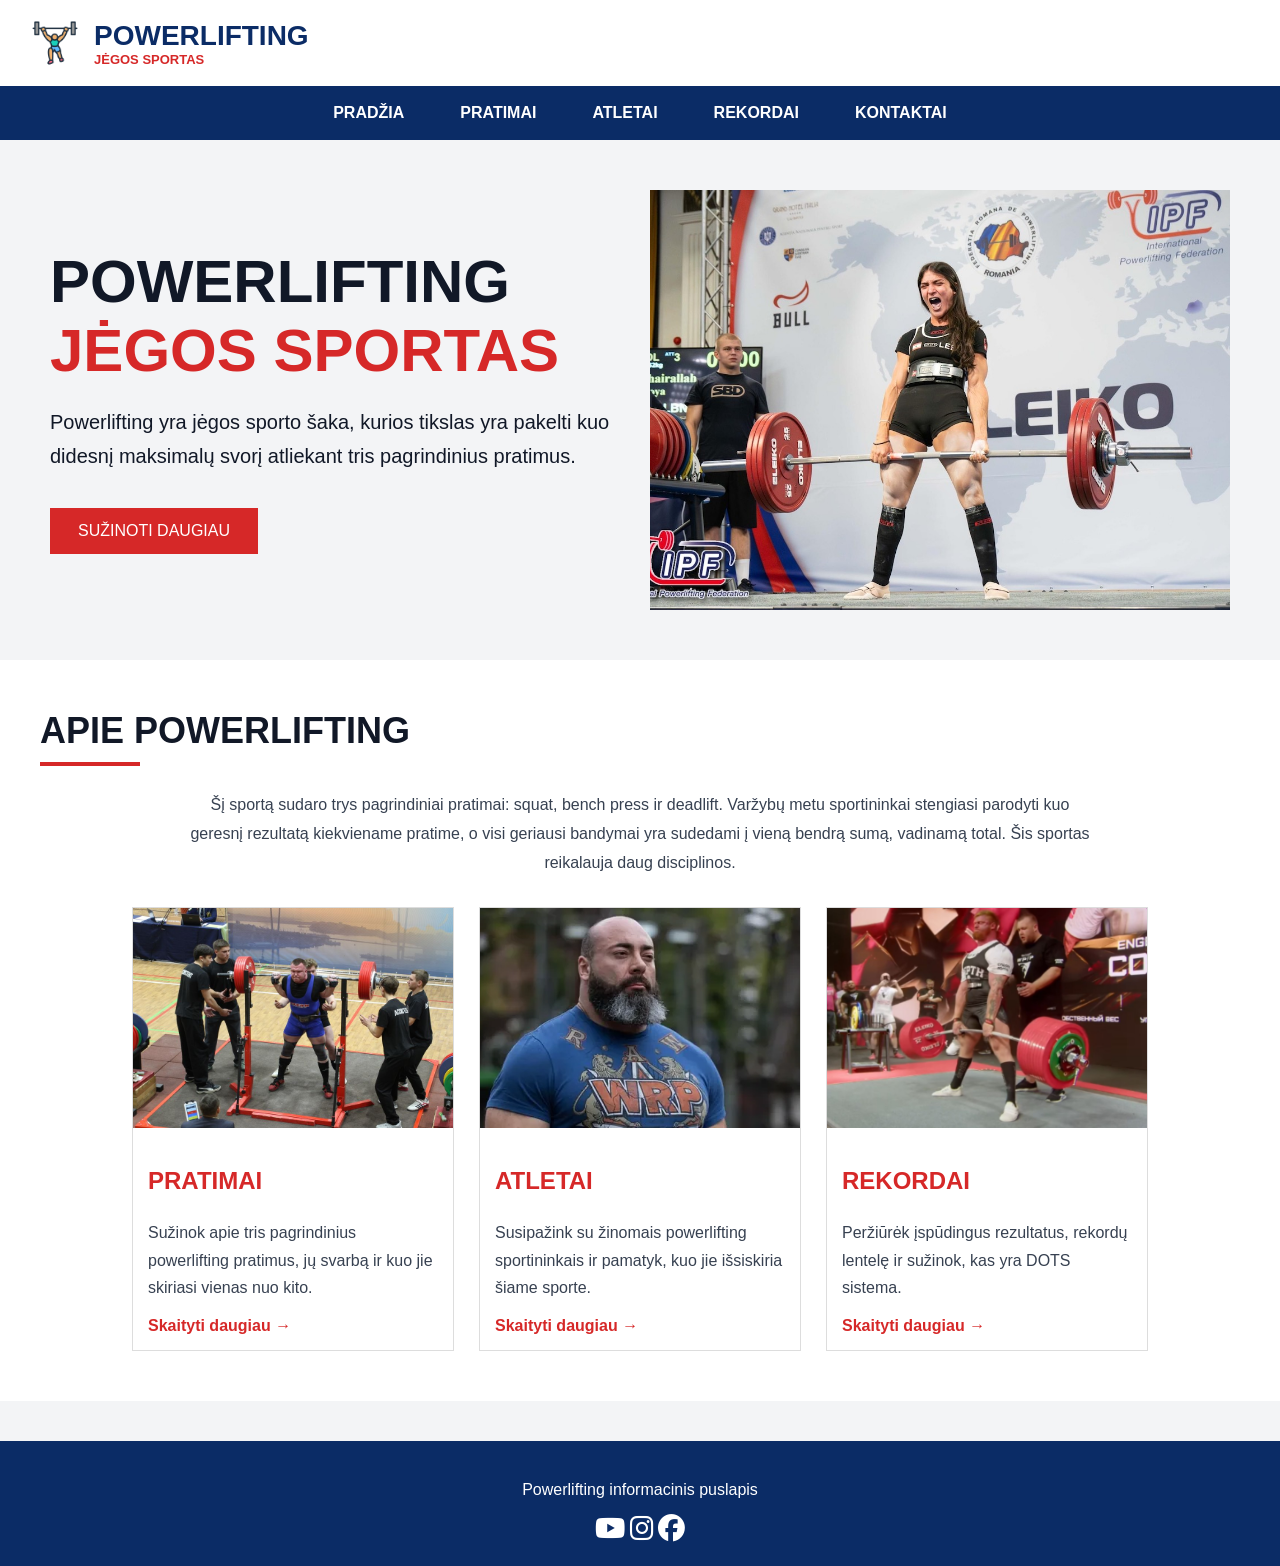
<file: Index/index.html>
<!doctype html>
<html lang="lt">
  <head>
    <meta charset="UTF-8" />
    <meta name="viewport" content="width=device-width, initial-scale=1.0" />
    <title>Powerlifting</title>
    <link rel="stylesheet" href="/CSS/style.css" />
    <link
      rel="stylesheet"
      href="https://cdnjs.cloudflare.com/ajax/libs/font-awesome/6.5.0/css/all.min.css"
    />
  </head>
  <body>
    <header class="virsus">
      <div class="virsutine_juosta">
        <img class="logo_ikona" src="/PICS/weightlifting.png" alt="" />
        <div class="logo_tekstas">
          <h1>POWERLIFTING</h1>
          <p>JĖGOS SPORTAS</p>
        </div>
      </div>

      <nav class="meniu">
        <a href="index.html">PRADŽIA</a>
        <a href="pratimai.html">PRATIMAI</a>
        <a href="atletai.html">ATLETAI</a>
        <a href="rekordai.html">REKORDAI</a>
        <a href="kontaktai.html">KONTAKTAI</a>
      </nav>
    </header>

    <section class="pradzios_blokas">
      <div class="pradzios_tekstas">
        <h2>POWERLIFTING<br /><span class="raudona">JĖGOS SPORTAS</span></h2>
        <p>
          Powerlifting yra jėgos sporto šaka, kurios tikslas yra pakelti kuo
          didesnį maksimalų svorį atliekant tris pagrindinius pratimus.
        </p>
        <a href="pratimai.html" class="mygtukas">SUŽINOTI DAUGIAU</a>
      </div>

      <div class="pradzios_nuotrauka">
        <img src="/PICS/ipf photo.jpeg" alt="Powerlifting sportininkas" />
      </div>
    </section>

    <section class="sekcija balta">
      <div class="antraste">
        <h2>APIE POWERLIFTING</h2>
        <div class="linija"></div>
      </div>

      <p class="tekstas_centras">
        Šį sportą sudaro trys pagrindiniai pratimai: squat, bench press ir
        deadlift. Varžybų metu sportininkai stengiasi parodyti kuo geresnį
        rezultatą kiekviename pratime, o visi geriausi bandymai yra sudedami į
        vieną bendrą sumą, vadinamą total. Šis sportas reikalauja daug disciplinos.
      </p>

      <div class="korteles">
        <div class="kortele">
          <img src="/PICS/squat.jpg" alt="Pratimai" />
          <div class="korteles_vidus">
            <h3>PRATIMAI</h3>
            <p>
              Sužinok apie tris pagrindinius powerlifting pratimus, jų svarbą ir
              kuo jie skiriasi vienas nuo kito.
            </p>
            <a href="pratimai.html">Skaityti daugiau →</a>
          </div>
        </div>

        <div class="kortele">
          <img src="/PICS/konstantin.webp" alt="Atletai" />
          <div class="korteles_vidus">
            <h3>ATLETAI</h3>
            <p>
              Susipažink su žinomais powerlifting sportininkais ir pamatyk, kuo
              jie išsiskiria šiame sporte.
            </p>
            <a href="atletai.html">Skaityti daugiau →</a>
          </div>
        </div>

        <div class="kortele">
          <img src="/PICS/colton.jpg" alt="Rekordai" />
          <div class="korteles_vidus">
            <h3>REKORDAI</h3>
            <p>
              Peržiūrėk įspūdingus rezultatus, rekordų lentelę ir sužinok, kas
              yra DOTS sistema.
            </p>
            <a href="rekordai.html">Skaityti daugiau →</a>
          </div>
        </div>
      </div>
    </section>

    <footer class="apacia">
      <p>Powerlifting informacinis puslapis</p>
      <i class="fa-brands fa-youtube"></i>
      <i class="fa-brands fa-instagram"></i>
      <i class="fa-brands fa-facebook"></i>
    </footer>
  </body>
</html>
</file>
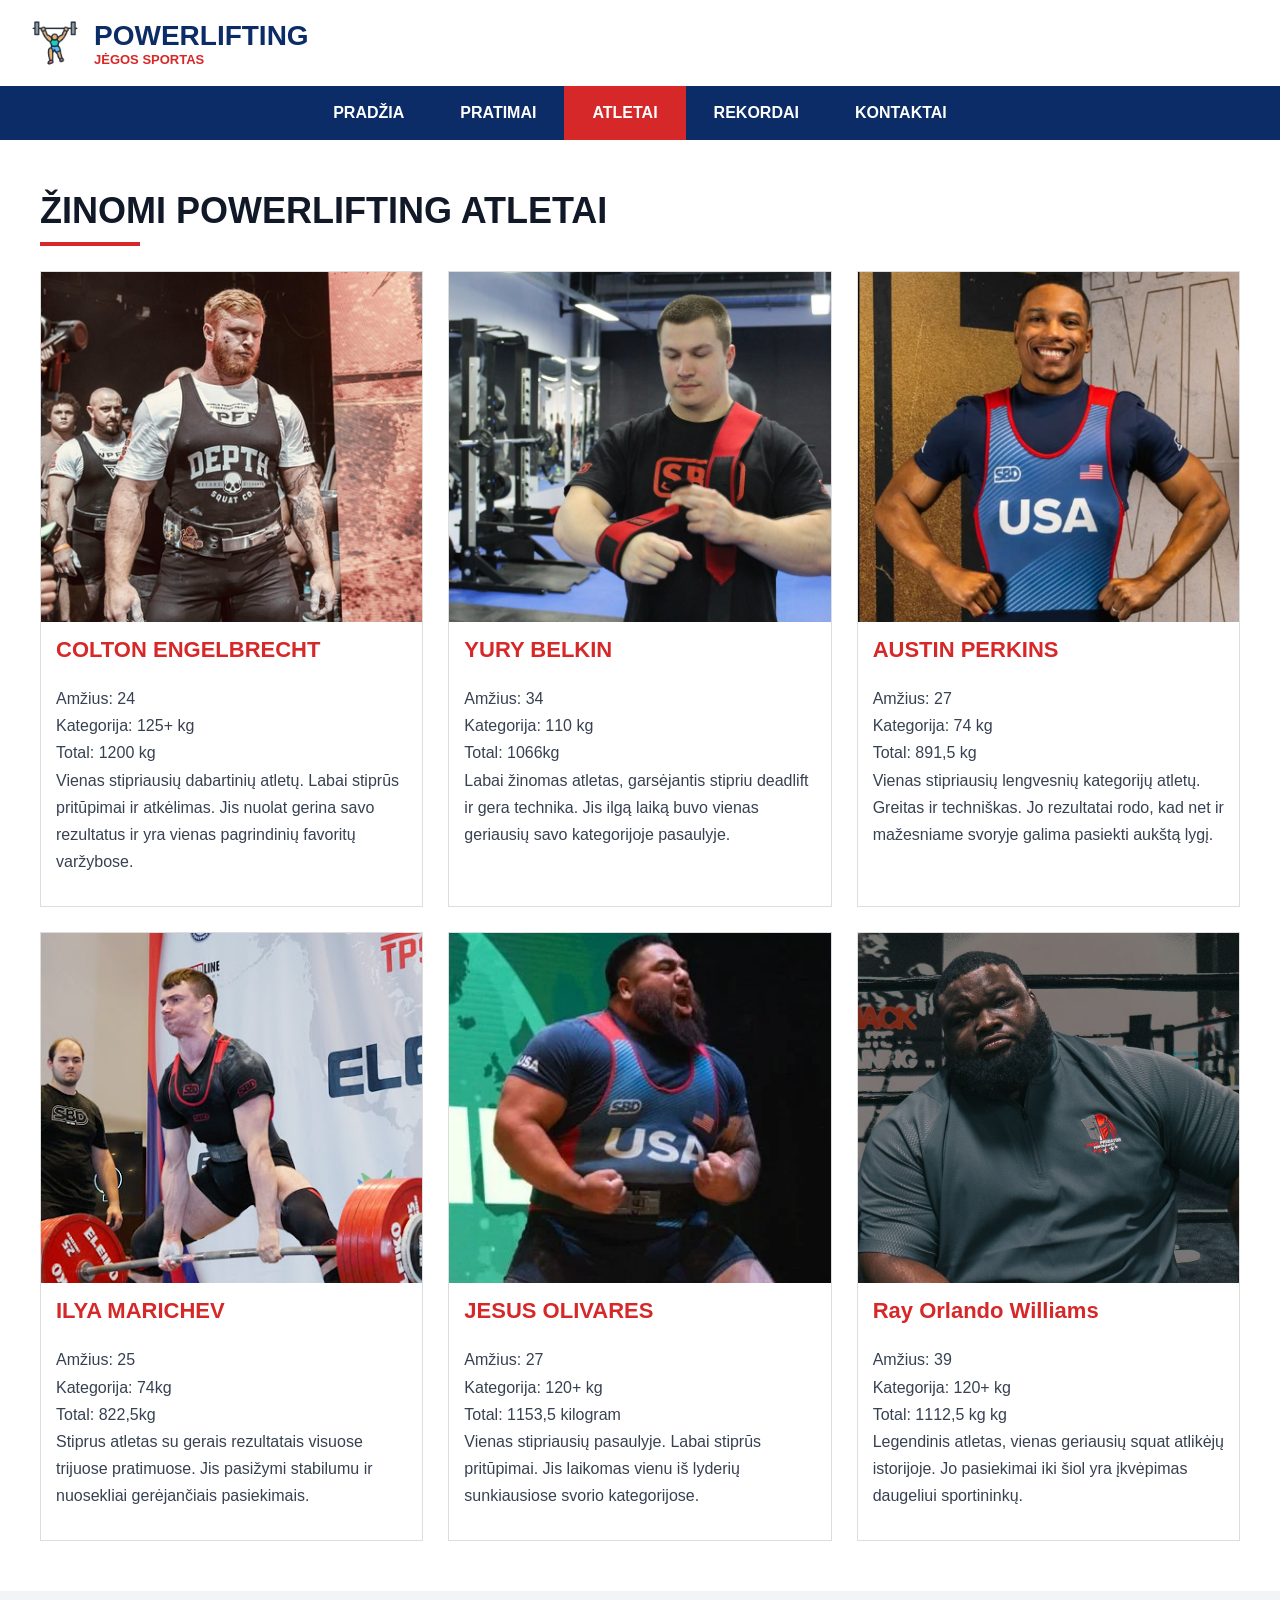
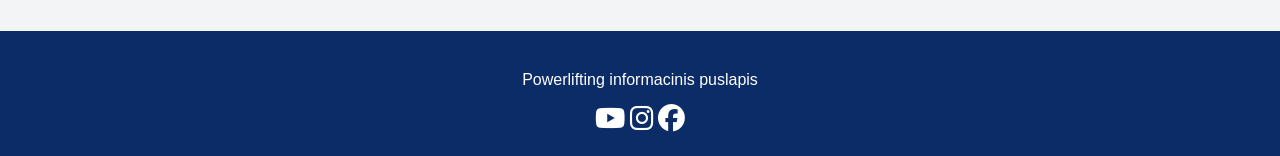
<file: Index/atletai.html>
<!doctype html>
<html lang="lt">
  <head>
    <meta charset="UTF-8" />
    <meta name="viewport" content="width=device-width, initial-scale=1.0" />
    <title>Atletai</title>
    <link rel="stylesheet" href="/CSS/style.css" />
    <link
      rel="stylesheet"
      href="https://cdnjs.cloudflare.com/ajax/libs/font-awesome/6.5.0/css/all.min.css"
    />
  </head>
  <body>
    <header class="virsus">
      <div class="virsutine_juosta">
        <img class="logo_ikona" src="/PICS/weightlifting.png" alt="" />
        <div class="logo_tekstas">
          <h1>POWERLIFTING</h1>
          <p>JĖGOS SPORTAS</p>
        </div>
      </div>

      <nav class="meniu">
        <a href="index.html">PRADŽIA</a>
        <a href="pratimai.html">PRATIMAI</a>
        <a href="atletai.html" class="aktyvus">ATLETAI</a>
        <a href="rekordai.html">REKORDAI</a>
        <a href="kontaktai.html">KONTAKTAI</a>
      </nav>
    </header>

    <section class="sekcija">
      <div class="antraste">
        <h2>ŽINOMI POWERLIFTING ATLETAI</h2>
        <div class="linija"></div>
      </div>

      <div class="sportininku_tinklelis">
        <div class="sportininko_kortele">
          <img src="/PICS/colton engelbrecht.jpg" alt="Colton Engelbrecht" />
          <div class="sportininko_tekstas">
            <h3>COLTON ENGELBRECHT</h3>
            <p>
              Amžius: 24<br />
              Kategorija: 125+ kg<br />
              Total: 1200 kg<br />
              Vienas stipriausių dabartinių atletų. Labai stiprūs pritūpimai ir
              atkėlimas. Jis nuolat gerina savo rezultatus ir yra vienas
              pagrindinių favoritų varžybose.
            </p>
          </div>
        </div>

        <div class="sportininko_kortele">
          <img src="/PICS/Yury-Belkin-1.png" alt="Yury Belkin" />
          <div class="sportininko_tekstas">
            <h3>YURY BELKIN</h3>
            <p>
              Amžius: 34<br />
              Kategorija: 110 kg<br />
              Total: 1066kg<br />
              Labai žinomas atletas, garsėjantis stipriu deadlift ir gera
              technika. Jis ilgą laiką buvo vienas geriausių savo kategorijoje
              pasaulyje.
            </p>
          </div>
        </div>

        <div class="sportininko_kortele">
          <img src="/PICS/austin athlete.png" alt="Austin Perkins" />
          <div class="sportininko_tekstas">
            <h3>AUSTIN PERKINS</h3>
            <p>
              Amžius: 27<br />
              Kategorija: 74 kg<br />
              Total: 891,5 kg<br />
              Vienas stipriausių lengvesnių kategorijų atletų. Greitas ir
              techniškas. Jo rezultatai rodo, kad net ir mažesniame svoryje
              galima pasiekti aukštą lygį.
            </p>
          </div>
        </div>

        <div class="sportininko_kortele">
          <img src="/PICS/marichev.jpg" alt="Ilya Marichev" />
          <div class="sportininko_tekstas">
            <h3>ILYA MARICHEV</h3>
            <p>
              Amžius: 25 <br />
              Kategorija: 74kg<br />
              Total: 822,5kg<br />
              Stiprus atletas su gerais rezultatais visuose trijuose pratimuose.
              Jis pasižymi stabilumu ir nuosekliai gerėjančiais pasiekimais.
            </p>
          </div>
        </div>

        <div class="sportininko_kortele">
          <img src="/PICS/jesus olivares.webp" alt="Jesus Olivares" />
          <div class="sportininko_tekstas">
            <h3>JESUS OLIVARES</h3>
            <p>
              Amžius: 27<br />
              Kategorija: 120+ kg<br />
              Total: 1153,5 kilogram<br />
              Vienas stipriausių pasaulyje. Labai stiprūs pritūpimai. Jis
              laikomas vienu iš lyderių sunkiausiose svorio kategorijose.
            </p>
          </div>
        </div>

        <div class="sportininko_kortele">
          <img src="/PICS/ray williams.png" alt="Ray Williams" />
          <div class="sportininko_tekstas">
            <h3>Ray Orlando Williams</h3>
            <p></p>
            <p>
              Amžius: 39<br />
              Kategorija: 120+ kg<br />
              Total: 1112,5 kg kg<br />
              Legendinis atletas, vienas geriausių squat atlikėjų istorijoje. Jo
              pasiekimai iki šiol yra įkvėpimas daugeliui sportininkų.
            </p>
          </div>
        </div>
      </div>
    </section>

    <footer class="apacia">
      <p>Powerlifting informacinis puslapis</p>
      <i class="fa-brands fa-youtube"></i>
      <i class="fa-brands fa-instagram"></i>
      <i class="fa-brands fa-facebook"></i>
    </footer>
  </body>
</html>
</file>
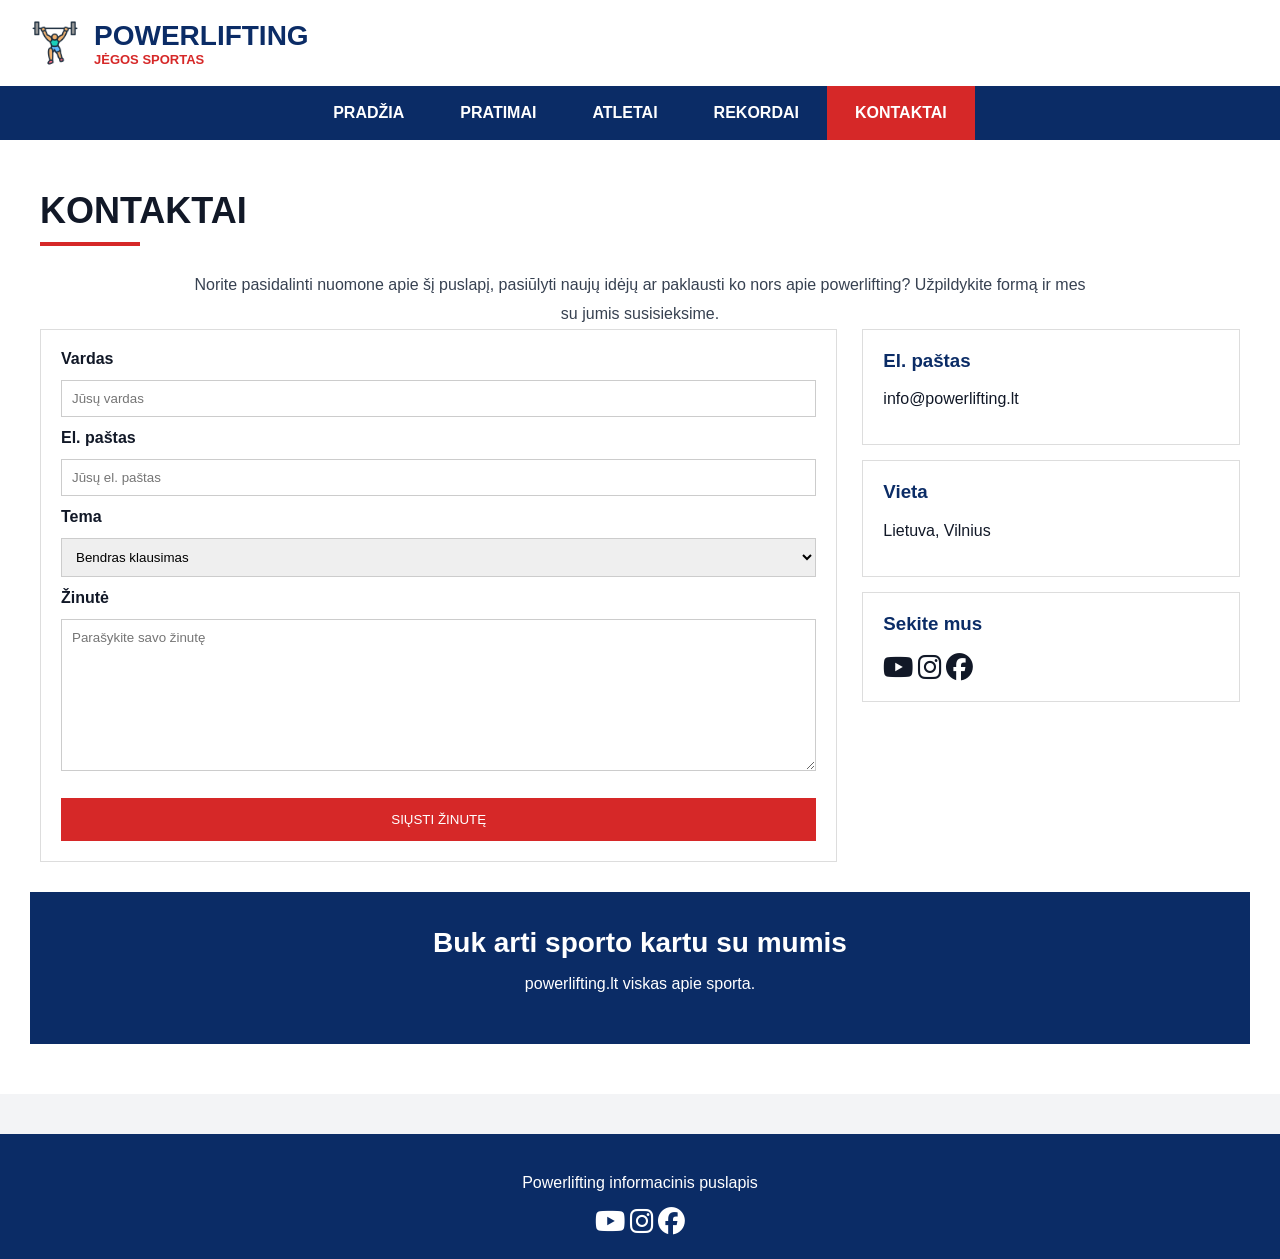
<file: Index/kontaktai.html>
<!doctype html>
<html lang="lt">
  <head>
    <meta charset="UTF-8" />
    <meta name="viewport" content="width=device-width, initial-scale=1.0" />
    <title>Kontaktai</title>
    <link rel="stylesheet" href="/CSS/style.css" />
    <link
      rel="stylesheet"
      href="https://cdnjs.cloudflare.com/ajax/libs/font-awesome/6.5.0/css/all.min.css"
    />
  </head>
  <body>
    <header class="virsus">
      <div class="virsutine_juosta">
        <img class="logo_ikona" src="/PICS/weightlifting.png" alt="" />
        <div class="logo_tekstas">
          <h1>POWERLIFTING</h1>
          <p>JĖGOS SPORTAS</p>
        </div>
      </div>

      <nav class="meniu">
        <a href="index.html">PRADŽIA</a>
        <a href="pratimai.html">PRATIMAI</a>
        <a href="atletai.html">ATLETAI</a>
        <a href="rekordai.html">REKORDAI</a>
        <a href="kontaktai.html" class="aktyvus">KONTAKTAI</a>
      </nav>
    </header>

    <section class="sekcija balta">
      <div class="antraste">
        <h2>KONTAKTAI</h2>
        <div class="linija"></div>
      </div>

      <p class="tekstas_centras">
        Norite pasidalinti nuomone apie šį puslapį, pasiūlyti naujų idėjų ar
        paklausti ko nors apie powerlifting? Užpildykite formą ir mes su jumis
        susisieksime.
      </p>

      <div class="kontaktu_blokas">
        <div class="formos_deze">
          <form class="forma">
            <label for="vardas">Vardas</label>
            <input type="text" id="vardas" placeholder="Jūsų vardas" />

            <label for="pastas">El. paštas</label>
            <input type="email" id="pastas" placeholder="Jūsų el. paštas" />

            <label for="tema">Tema</label>
            <select id="tema">
              <option>Bendras klausimas</option>
              <option>Apie pratimus</option>
              <option>Apie atletus</option>
              <option>Apie rekordus</option>
            </select>

            <label for="zinute">Žinutė</label>
            <textarea
              id="zinute"
              placeholder="Parašykite savo žinutę"
            ></textarea>

            <button
              type="button"
              class="mygtukas"
              onclick="alert('Ačiū! Jūsų žinutė išsiųsta.')"
            >
              SIŲSTI ŽINUTĘ
            </button>
          </form>
        </div>

        <div class="info_deze">
          <div class="info_langelis">
            <h3>El. paštas</h3>
            <p>info@powerlifting.lt</p>
          </div>

          <div class="info_langelis">
            <h3>Vieta</h3>
            <p>Lietuva, Vilnius</p>
          </div>

          <div class="info_langelis">
            <h3>Sekite mus</h3>
            <i class="fa-brands fa-youtube"></i>
            <i class="fa-brands fa-instagram"></i>
            <i class="fa-brands fa-facebook"></i>
          </div>
        </div>
      </div>

      <div class="apatine_reklama">
        <h3>Buk arti sporto kartu su mumis</h3>
        <p>powerlifting.lt viskas apie sporta.</p>
      </div>
    </section>

    <footer class="apacia">
      <p>Powerlifting informacinis puslapis</p>
      <i class="fa-brands fa-youtube"></i>
      <i class="fa-brands fa-instagram"></i>
      <i class="fa-brands fa-facebook"></i>
    </footer>
  </body>
</html>
</file>
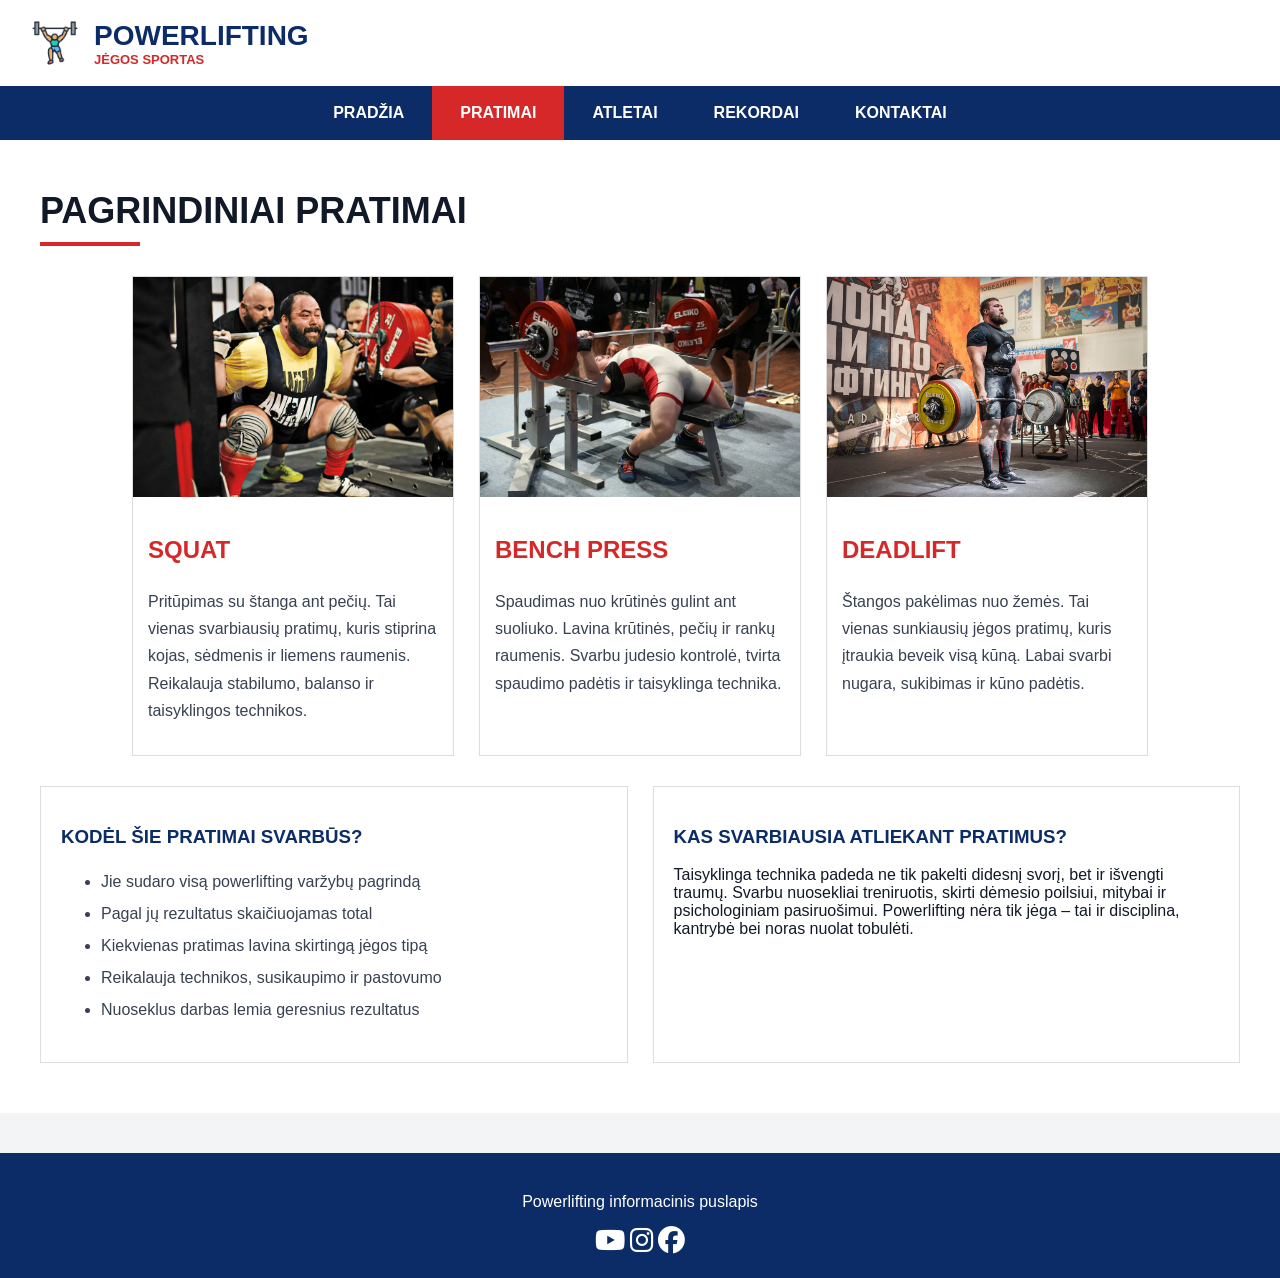
<file: Index/pratimai.html>
<!DOCTYPE html>
<html lang="lt">
<head>
    <meta charset="UTF-8">
    <meta name="viewport" content="width=device-width, initial-scale=1.0">
    <title>Pratimai</title>
    <link rel="stylesheet" href="/CSS/style.css">
    <link rel="stylesheet" href="https://cdnjs.cloudflare.com/ajax/libs/font-awesome/6.5.0/css/all.min.css">
</head>
<body>

<header class="virsus">
    <div class="virsutine_juosta">
        <img class="logo_ikona" src="/PICS/weightlifting.png" alt="">
        <div class="logo_tekstas">
            <h1>POWERLIFTING</h1>
            <p>JĖGOS SPORTAS</p>
        </div>
    </div>

    <nav class="meniu">
        <a href="index.html">PRADŽIA</a>
        <a href="pratimai.html" class="aktyvus">PRATIMAI</a>
        <a href="atletai.html">ATLETAI</a>
        <a href="rekordai.html">REKORDAI</a>
        <a href="kontaktai.html">KONTAKTAI</a>
    </nav>
</header>

<section class="sekcija sviesi">
    <div class="antraste">
        <h2>PAGRINDINIAI PRATIMAI</h2>
        <div class="linija"></div>
    </div>

    <div class="korteles">
        <div class="kortele">
            <img src="/PICS/squat 1.webp" alt="Squat">
            <div class="korteles_vidus">
                <h3>SQUAT</h3>
                <p>
                    Pritūpimas su štanga ant pečių. Tai vienas svarbiausių pratimų,
                    kuris stiprina kojas, sėdmenis ir liemens raumenis. Reikalauja
                    stabilumo, balanso ir taisyklingos technikos.
                </p>
            </div>
        </div>

        <div class="kortele">
            <img src="/PICS/bench.jpg" alt="Bench Press">
            <div class="korteles_vidus">
                <h3>BENCH PRESS</h3>
                <p>
                    Spaudimas nuo krūtinės gulint ant suoliuko. Lavina krūtinės,
                    pečių ir rankų raumenis. Svarbu judesio kontrolė, tvirta
                    spaudimo padėtis ir taisyklinga technika.
                </p>
            </div>
        </div>

        <div class="kortele">
            <img src="/PICS/kirill.jpg" alt="Deadlift">
            <div class="korteles_vidus">
                <h3>DEADLIFT</h3>
                <p>
                    Štangos pakėlimas nuo žemės. Tai vienas sunkiausių jėgos
                    pratimų, kuris įtraukia beveik visą kūną. Labai svarbi nugara,
                    sukibimas ir kūno padėtis.
                </p>
            </div>
        </div>
    </div>

    <div class="dviejus_blokai">
        <div class="maza_deze">
            <h3>KODĖL ŠIE PRATIMAI SVARBŪS?</h3>
            <ul class="sarasas">
                <li>Jie sudaro visą powerlifting varžybų pagrindą</li>
                <li>Pagal jų rezultatus skaičiuojamas total</li>
                <li>Kiekvienas pratimas lavina skirtingą jėgos tipą</li>
                <li>Reikalauja technikos, susikaupimo ir pastovumo</li>
                <li>Nuoseklus darbas lemia geresnius rezultatus</li>
            </ul>
        </div>

        <div class="maza_deze">
            <h3>KAS SVARBIAUSIA ATLIEKANT PRATIMUS?</h3>
            <p>
                Taisyklinga technika padeda ne tik pakelti didesnį svorį, bet ir
                išvengti traumų. Svarbu nuosekliai treniruotis, skirti dėmesio poilsiui,
                mitybai ir psichologiniam pasiruošimui. Powerlifting nėra tik jėga –
                tai ir disciplina, kantrybė bei noras nuolat tobulėti.
            </p>
        </div>
    </div>
</section>

<footer class="apacia">
    <p>Powerlifting informacinis puslapis</p>
    <i class="fa-brands fa-youtube"></i>
    <i class="fa-brands fa-instagram"></i>
    <i class="fa-brands fa-facebook"></i>

</footer>
</body>
</html>
</file>
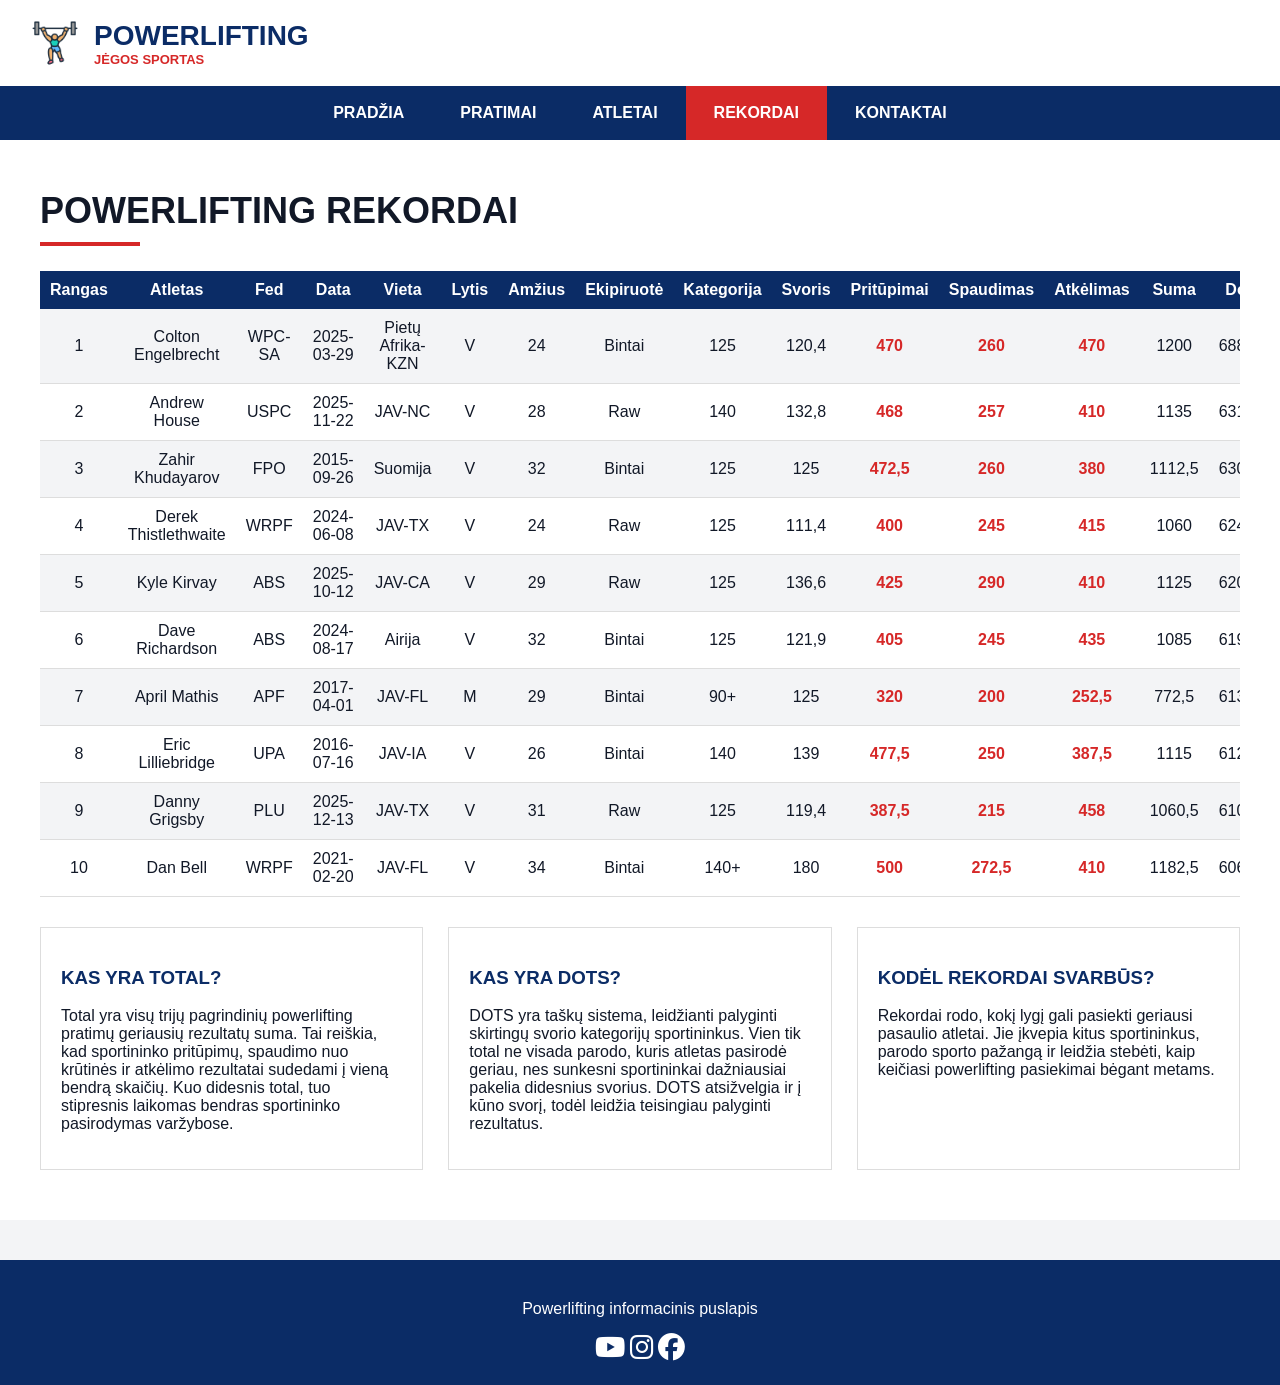
<file: Index/rekordai.html>
<!DOCTYPE html>
<html lang="lt">
<head>
    <meta charset="UTF-8">
    <meta name="viewport" content="width=device-width, initial-scale=1.0">
    <title>Rekordai</title>
    <link rel="stylesheet" href="/CSS/style.css">
    <link rel="stylesheet" href="https://cdnjs.cloudflare.com/ajax/libs/font-awesome/6.5.0/css/all.min.css">
</head>
<body>

<header class="virsus">
    <div class="virsutine_juosta">
        <img class="logo_ikona" src="/PICS/weightlifting.png" alt="">
        <div class="logo_tekstas">
            <h1>POWERLIFTING</h1>
            <p>JĖGOS SPORTAS</p>
        </div>
    </div>

    <nav class="meniu">
        <a href="index.html">PRADŽIA</a>
        <a href="pratimai.html">PRATIMAI</a>
        <a href="atletai.html">ATLETAI</a>
        <a href="rekordai.html" class="aktyvus">REKORDAI</a>
        <a href="kontaktai.html">KONTAKTAI</a>
    </nav>
</header>

<section class="sekcija sviesi">
    <div class="antraste">
        <h2>POWERLIFTING REKORDAI</h2>
        <div class="linija"></div>
    </div>

    <div class="lenteles_deze">
        <table class="lentele">
            <tr>
                <th>Rangas</th>
                <th>Atletas</th>
                <th>Fed</th>
                <th>Data</th>
                <th>Vieta</th>
                <th>Lytis</th>
                <th>Amžius</th>
                <th>Ekipiruotė</th>
                <th>Kategorija</th>
                <th>Svoris</th>
                <th>Pritūpimai</th>
                <th>Spaudimas</th>
                <th>Atkėlimas</th>
                <th>Suma</th>
                <th>Dots</th>
            </tr>
            <tr>
                <td>1</td>
                <td>Colton Engelbrecht</td>
                <td>WPC-SA</td>
                <td>2025-03-29</td>
                <td>Pietų Afrika-KZN</td>
                <td>V</td>
                <td>24</td>
                <td>Bintai</td>
                <td>125</td>
                <td>120,4</td>
                <td class="pabraukta">470</td>
                <td class="pabraukta">260</td>
                <td class="pabraukta">470</td>
                <td>1200</td>
                <td>688,33</td>
            </tr>
            <tr>
                <td>2</td>
                <td>Andrew House</td>
                <td>USPC</td>
                <td>2025-11-22</td>
                <td>JAV-NC</td>
                <td>V</td>
                <td>28</td>
                <td>Raw</td>
                <td>140</td>
                <td>132,8</td>
                <td class="pabraukta">468</td>
                <td class="pabraukta">257</td>
                <td class="pabraukta">410</td>
                <td>1135</td>
                <td>631,51</td>
            </tr>
            <tr>
                <td>3</td>
                <td>Zahir Khudayarov</td>
                <td>FPO</td>
                <td>2015-09-26</td>
                <td>Suomija</td>
                <td>V</td>
                <td>32</td>
                <td>Bintai</td>
                <td>125</td>
                <td>125</td>
                <td class="pabraukta">472,5</td>
                <td class="pabraukta">260</td>
                <td class="pabraukta">380</td>
                <td>1112,5</td>
                <td>630,52</td>
            </tr>
            <tr>
                <td>4</td>
                <td>Derek Thistlethwaite</td>
                <td>WRPF</td>
                <td>2024-06-08</td>
                <td>JAV-TX</td>
                <td>V</td>
                <td>24</td>
                <td>Raw</td>
                <td>125</td>
                <td>111,4</td>
                <td class="pabraukta">400</td>
                <td class="pabraukta">245</td>
                <td class="pabraukta">415</td>
                <td>1060</td>
                <td>624,85</td>
            </tr>
            <tr>
                <td>5</td>
                <td>Kyle Kirvay</td>
                <td>ABS</td>
                <td>2025-10-12</td>
                <td>JAV-CA</td>
                <td>V</td>
                <td>29</td>
                <td>Raw</td>
                <td>125</td>
                <td>136,6</td>
                <td class="pabraukta">425</td>
                <td class="pabraukta">290</td>
                <td class="pabraukta">410</td>
                <td>1125</td>
                <td>620,84</td>
            </tr>
            <tr>
                <td>6</td>
                <td>Dave Richardson</td>
                <td>ABS</td>
                <td>2024-08-17</td>
                <td>Airija</td>
                <td>V</td>
                <td>32</td>
                <td>Bintai</td>
                <td>125</td>
                <td>121,9</td>
                <td class="pabraukta">405</td>
                <td class="pabraukta">245</td>
                <td class="pabraukta">435</td>
                <td>1085</td>
                <td>619,91</td>
            </tr>
            <tr>
                <td>7</td>
                <td>April Mathis</td>
                <td>APF</td>
                <td>2017-04-01</td>
                <td>JAV-FL</td>
                <td>M</td>
                <td>29</td>
                <td>Bintai</td>
                <td>90+</td>
                <td>125</td>
                <td class="pabraukta">320</td>
                <td class="pabraukta">200</td>
                <td class="pabraukta">252,5</td>
                <td>772,5</td>
                <td>613,11</td>
            </tr>
            <tr>
                <td>8</td>
                <td>Eric Lilliebridge</td>
                <td>UPA</td>
                <td>2016-07-16</td>
                <td>JAV-IA</td>
                <td>V</td>
                <td>26</td>
                <td>Bintai</td>
                <td>140</td>
                <td>139</td>
                <td class="pabraukta">477,5</td>
                <td class="pabraukta">250</td>
                <td class="pabraukta">387,5</td>
                <td>1115</td>
                <td>612,28</td>
            </tr>
            <tr>
                <td>9</td>
                <td>Danny Grigsby</td>
                <td>PLU</td>
                <td>2025-12-13</td>
                <td>JAV-TX</td>
                <td>V</td>
                <td>31</td>
                <td>Raw</td>
                <td>125</td>
                <td>119,4</td>
                <td class="pabraukta">387,5</td>
                <td class="pabraukta">215</td>
                <td class="pabraukta">458</td>
                <td>1060,5</td>
                <td>610,07</td>
            </tr>
            <tr>
                <td>10</td>
                <td>Dan Bell</td>
                <td>WRPF</td>
                <td>2021-02-20</td>
                <td>JAV-FL</td>
                <td>V</td>
                <td>34</td>
                <td>Bintai</td>
                <td>140+</td>
                <td>180</td>
                <td class="pabraukta">500</td>
                <td class="pabraukta">272,5</td>
                <td class="pabraukta">410</td>
                <td>1182,5</td>
                <td>606,47</td>
            </tr>
        </table>
    </div>

    <div class="dviejus_blokai">
        <div class="maza_deze">
            <h3>KAS YRA TOTAL?</h3>
            <p>
                Total yra visų trijų pagrindinių powerlifting pratimų geriausių rezultatų
                suma. Tai reiškia, kad sportininko pritūpimų, spaudimo nuo krūtinės ir
                atkėlimo rezultatai sudedami į vieną bendrą skaičių. Kuo didesnis total,
                tuo stipresnis laikomas bendras sportininko pasirodymas varžybose.
            </p>
        </div>

        <div class="maza_deze">
            <h3>KAS YRA DOTS?</h3>
            <p>
                DOTS yra taškų sistema, leidžianti palyginti skirtingų svorio kategorijų
                sportininkus. Vien tik total ne visada parodo, kuris atletas pasirodė geriau,
                nes sunkesni sportininkai dažniausiai pakelia didesnius svorius. DOTS atsižvelgia
                ir į kūno svorį, todėl leidžia teisingiau palyginti rezultatus.
            </p>
        </div>

        <div class="maza_deze">
            <h3>KODĖL REKORDAI SVARBŪS?</h3>
            <p>
                Rekordai rodo, kokį lygį gali pasiekti geriausi pasaulio atletai. Jie įkvepia
                kitus sportininkus, parodo sporto pažangą ir leidžia stebėti, kaip keičiasi
                powerlifting pasiekimai bėgant metams.
            </p>
        </div>
    </div>
</section>

<footer class="apacia">
    <p>Powerlifting informacinis puslapis</p>
    <i class="fa-brands fa-youtube"></i>
    <i class="fa-brands fa-instagram"></i>
    <i class="fa-brands fa-facebook"></i>

</footer>

</body>
</html>
</file>
<file: CSS/style.css>
body{
    margin:0;
    font-family:Arial, sans-serif;
    background:#f3f4f6;
    color:#111827;
}

.virsus{
    background:#0b2c66;
    color:white;
}

.virsutine_juosta{
    background:white;
    padding:18px 30px;
    display:flex;
    align-items:center;
    gap:14px;
}

.logo_ikona{
    color:#d62828;
    width: 50px;
    height: 50px;
}

.logo_tekstas h1{
    margin:0;
    font-size:28px;
    color:#0b2c66;
}

.logo_tekstas p{
    margin:0;
    color:#d62828;
    font-size:13px;
    font-weight:bold;
}

.meniu{
    display:flex;
    justify-content:center;
    flex-wrap:wrap;
    background:#0b2c66;
}

.meniu a{
    color:white;
    text-decoration:none;
    padding:18px 28px;
    font-weight:bold;
}

.meniu a:hover{
    background:#d62828;
}

.aktyvus{
    background:#d62828;
}

.pradzios_blokas{
    display:flex;
    align-items:center;
    justify-content:space-between;
    gap:40px;
    padding:50px;
}

.pradzios_tekstas{
    max-width:560px;
}

.pradzios_tekstas h2{
    font-size:60px;
    margin:0 0 15px 0;
}

.raudona{
    color:#d62828;
}

.pradzios_tekstas p{
    font-size:20px;
    line-height:1.7;
}

.pradzios_nuotrauka{
    flex:1;
    display:flex;
    justify-content:center;
}

.pradzios_nuotrauka img{
    width:100%;
    max-width:700px;
    height:420px;
    object-fit:cover;
    object-position:center;
}

.mygtukas{
    display:inline-block;
    background:#d62828;
    color:white;
    padding:14px 28px;
    text-decoration:none;
    margin-top:15px;
    border:none;
    cursor:pointer;
}

.mygtukas:hover{
    background:#b71c1c;
}

.sekcija{
    padding:50px 30px;
    background:white;
}

.sekcija_pilka{
    background:#eef2f7;
}

.antraste{
    max-width:1200px;
    margin:0 auto 25px auto;
}

.antraste h2{
    font-size:36px;
    margin:0;
}

.linija{
    width:100px;
    height:4px;
    background:#d62828;
    margin-top:10px;
}

.tekstas_centras{
    max-width:900px;
    margin:0 auto;
    text-align:center;
    line-height:1.8;
    color:#374151;
}

.korteles{
    max-width:1200px;
    margin:30px auto 0 auto;
    display:flex;
    gap:25px;
    flex-wrap:wrap;
    justify-content:center;
}

.kortele{
    width:320px;
    background:white;
    border:1px solid #ddd;
    overflow:hidden;
}

.kortele:hover{
    transform:translateY(-6px);
}

.kortele img{
    width:100%;
    height:220px;
    object-fit:cover;
    object-position:center;
    display:block;
}

.korteles_vidus{
    padding:15px;
}

.korteles_vidus h3{
    color:#d62828;
    font-size:24px;
}

.korteles_vidus p{
    line-height:1.7;
    color:#374151;
}

.korteles_vidus a{
    color:#d62828;
    font-weight:bold;
    text-decoration:none;
}

.dviejus_blokai{
    max-width:1200px;
    margin:30px auto 0 auto;
    display:flex;
    gap:25px;
    flex-wrap:wrap;
}

.maza_deze{
    flex:1;
    min-width:280px;
    background:white;
    border:1px solid #ddd;
    padding:20px;
}

.maza_deze h3{
    color:#0b2c66;
}

.sarasas{
    line-height:2;
    color:#374151;
}

.sportininku_tinklelis{
    max-width:1200px;
    margin:0 auto;
    display:grid;
    grid-template-columns:repeat(3,1fr);
    gap:25px;
}

.sportininko_kortele{
    background:white;
    border:1px solid #ddd;
    overflow:hidden;
}

.sportininko_kortele img{
    width:100%;
    height:350px;
    object-fit:cover;
    object-position:center;
    display:block;
}

.sportininko_tekstas{
    padding:15px;
}

.sportininko_tekstas h3{
    color:#d62828;
    font-size:22px;
    margin-top:0;
}

.sportininko_tekstas p{
    line-height:1.7;
    color:#374151;
}

.lenteles_deze{
    max-width:1200px;
    margin:0 auto;
    overflow:auto;
    background:white;
}

.lentele{
    width:100%;
    min-width:1100px;
    border-collapse:collapse;
}

.lentele th{
    background:#0b2c66;
    color:white;
    padding:10px;
}

.lentele td{
    padding:10px;
    text-align:center;
    border-bottom:1px solid #ddd;
}

.lentele tr:nth-child(even){
    background:#f3f4f6;
}

.pabraukta{
    color:#d62828;
    font-weight:bold;
}

.kontaktu_blokas{
    max-width:1200px;
    margin:0 auto;
    display:flex;
    gap:25px;
    flex-wrap:wrap;
}

.formos_deze{
    flex:2;
    min-width:320px;
    background:white;
    border:1px solid #ddd;
    padding:20px;
}

.info_deze{
    flex:1;
    min-width:260px;
    display:flex;
    flex-direction:column;
    gap:15px;
}

.info_langelis{
    background:white;
    border:1px solid #ddd;
    padding:20px;
}

.info_langelis h3{
    color:#0b2c66;
    margin-top:0;
}

.forma{
    display:flex;
    flex-direction:column;
    gap:12px;
}

.forma label{
    font-weight:bold;
}

.forma input,
.forma textarea,
.forma select{
    padding:10px;
    border:1px solid #ccc;
    font-family:Arial, sans-serif;
}

.forma textarea{
    min-height:130px;
    resize:vertical;
}

.apatine_reklama{
    max-width:1200px;
    margin:30px auto 0 auto;
    background:#0b2c66;
    color:white;
    text-align:center;
    padding:35px 20px;
}

.apatine_reklama h3{
    margin:0 0 8px 0;
    font-size:28px;
}

.apacia{
    background:#0b2c66;
    color:white;
    text-align:center;
    padding:24px;
    margin-top:40px;
}

.img_pilnai{
    object-fit:contain;
    background:#111827;
}

@media(max-width:900px){
    .pradzios_blokas{
        flex-direction:column;
        text-align:center;
    }

    .pradzios_tekstas h2{
        font-size:40px;
    }

    .sportininku_tinklelis{
        grid-template-columns:1fr;
    }
}

i {
    font-size: 27px;
}
</file>
